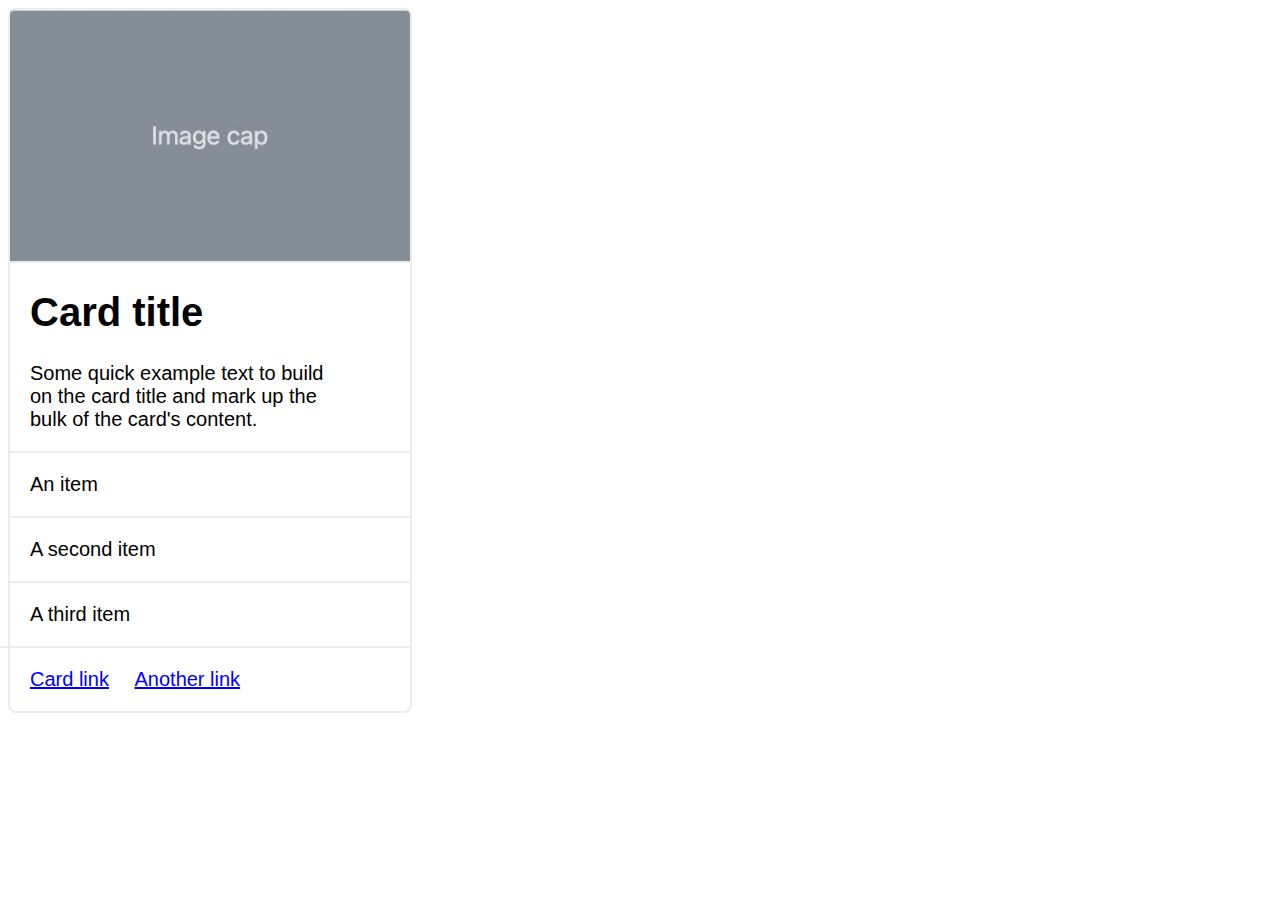
<file: esercizio_5/index.html>
<!DOCTYPE html>
<html lang="en">
<head>
    <meta charset="UTF-8">
    <meta http-equiv="X-UA-Compatible" content="IE=edge">
    <meta name="viewport" content="width=device-width, initial-scale=1.0">
    <title>ESERCIZIO 9</title>
    <link href="style.css" rel="stylesheet" type="text/css">
</head>
<body>
    <main>
        <article>
            <img src="image.jpg" alt="foto prova">
            <div>
                <h1>Card title</h1>
                <p>Some quick example text to build<br>
                   on the card title and mark up the<br>
                   bulk of the card's content.
                </p>
            </div>
            <div>
                <p>An item</p>
            </div>
            <div>
                <p>A second item</p>
            </div>
            <div>
                <p>A third item</p>
            </div>
            <div class="footer">
                <p>
                    <a href="#">Card link</a>
                    <a href="#">Another link</a>
                </p>
            </div>
        </article>
    </main>
</body>
</html>
</file>
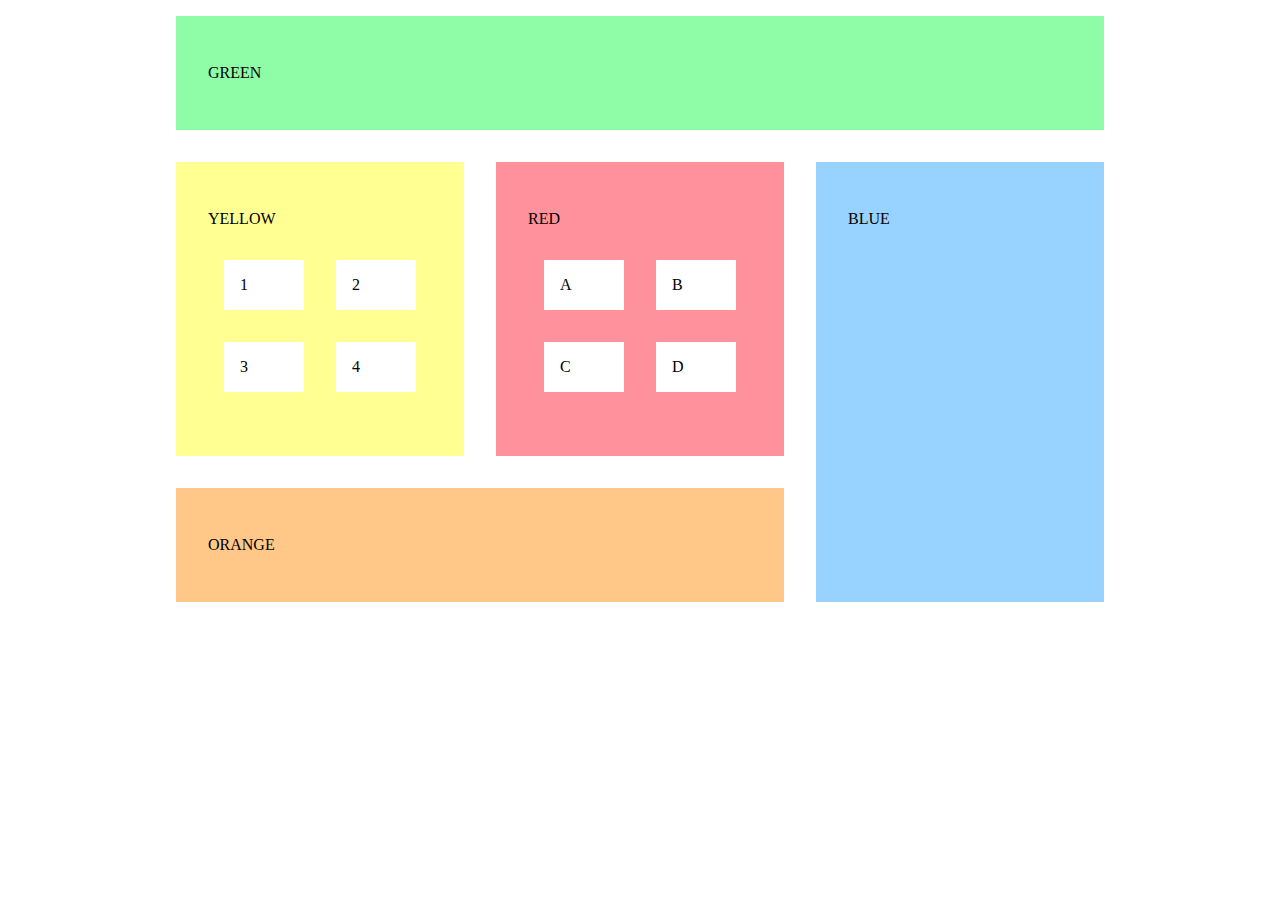
<file: esercizio_7/index.html>
<!DOCTYPE html>
<html lang="en">

<head>
  <meta charset="UTF-8">
  <meta http-equiv="X-UA-Compatible" content="IE=edge">
  <meta name="viewport" content="width=device-width, initial-scale=1.0">
  <title>Blocks</title>
  <link rel="stylesheet" href="start.css">
  <link rel="stylesheet" href="style.css">
</head>

<body>
  <section id="green">
    <p>GREEN</p>
  </section>
  <section id="yellow">
    <p>YELLOW</p>
    <ul>
      <li>1</li>
      <li>2</li>
      <li>3</li>
      <li>4</li>
    </ul>
  </section>
  <section id="orange">
    <p>ORANGE</p>
  </section>
  <section id="red">
    <p>RED</p>
    <ul>
      <li>A</li>
      <li>B</li>
      <li>C</li>
      <li>D</li>
    </ul>
  </section>
  <section id="blue">
    <p>BLUE</p>
  </section>
</body>

</html>
</file>
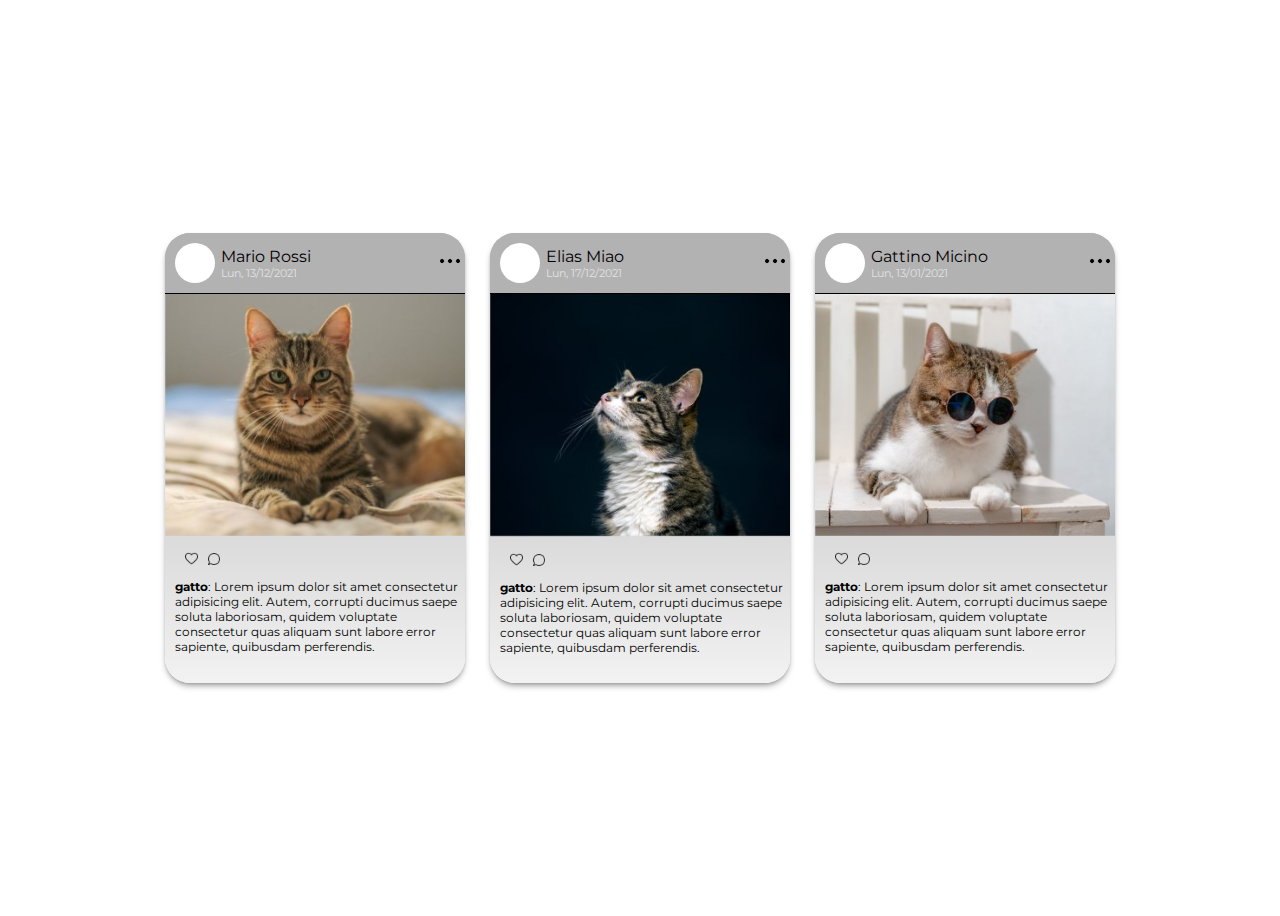
<file: esercizio_9/index.html>
<!DOCTYPE html>
<html lang="en">
  <head>
    <meta charset="UTF-8" />
    <meta http-equiv="X-UA-Compatible" content="IE=edge" />
    <meta name="viewport" content="width=device-width, initial-scale=1.0" />
    <title>Document</title>
    <link rel="stylesheet" href="style.css" />
  </head>
  <body>
    <main>
      <section>
        <div class="first">
          <div class="header">
            <div class="circle"></div>
            <div class="name_date">
              <div class="name">Mario Rossi</div>
              <div class="date">Lun, 13/12/2021</div>
            </div>
            <div class="dots">
              <img src="./assets/puntini.png" alt="puntini di sospensione" />
            </div>
          </div>
          <div class="img">
            <img src="./assets/mario-rossi.png" alt="foto gatto" />
          </div>
          <div class="footer">
            <div class="icons">
              <div class="heart">
                <img src="./assets/heart.png" alt="cuore" />
              </div>
              <div class="comment">
                <img src="./assets/comment.png" alt="commento" />
              </div>
            </div>
            <div class="paragraph">
              <strong>gatto</strong>: Lorem ipsum dolor sit amet consectetur
              adipisicing elit. Autem, corrupti ducimus saepe soluta laboriosam,
              quidem voluptate consectetur quas aliquam sunt labore error
              sapiente, quibusdam perferendis.
            </div>
          </div>
        </div>
        <div class="second">
          <div class="header">
            <div class="circle"></div>
            <div class="name_date">
              <div class="name">Elias Miao</div>
              <div class="date">Lun, 17/12/2021</div>
            </div>
            <div class="dots">
              <img src="./assets/puntini.png" alt="puntini di sospensione" />
            </div>
          </div>
          <div class="img">
            <img src="./assets/elis-miao.png" alt="foto gatto" />
          </div>
          <div class="footer">
            <div class="icons">
              <div class="heart">
                <img src="./assets/heart.png" alt="cuore" />
              </div>
              <div class="comment">
                <img src="./assets/comment.png" alt="commento" />
              </div>
            </div>
            <div class="paragraph">
              <strong>gatto</strong>: Lorem ipsum dolor sit amet consectetur
              adipisicing elit. Autem, corrupti ducimus saepe soluta laboriosam,
              quidem voluptate consectetur quas aliquam sunt labore error
              sapiente, quibusdam perferendis.
            </div>
          </div>
        </div>
        <div class="third">
          <div class="header">
            <div class="circle"></div>
            <div class="name_date">
              <div class="name">Gattino Micino</div>
              <div class="date">Lun, 13/01/2021</div>
            </div>
            <div class="dots">
              <img src="./assets/puntini.png" alt="puntini di sospensione" />
            </div>
          </div>
          <div class="img">
            <img src="./assets/gattino-micino.png" alt="foto gatto" />
          </div>
          <div class="footer">
            <div class="icons">
              <div class="heart">
                <img src="./assets/heart.png" alt="cuore" />
              </div>
              <div class="comment">
                <img src="./assets/comment.png" alt="commento" />
              </div>
            </div>
            <div class="paragraph">
              <strong>gatto</strong>: Lorem ipsum dolor sit amet consectetur
              adipisicing elit. Autem, corrupti ducimus saepe soluta laboriosam,
              quidem voluptate consectetur quas aliquam sunt labore error
              sapiente, quibusdam perferendis.
            </div>
          </div>
        </div>
      </section>
    </main>
  </body>
</html>
</file>
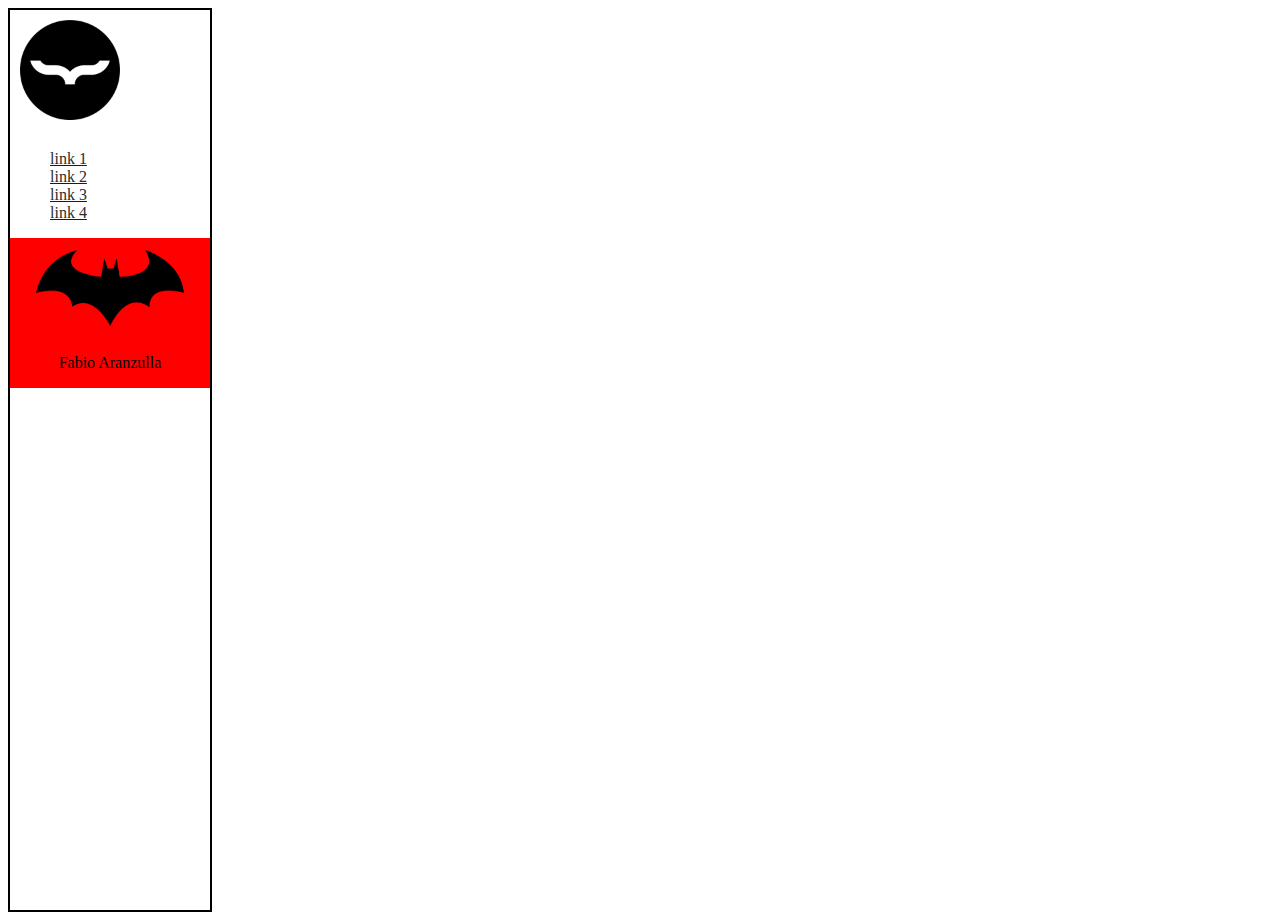
<file: flexbox/index.html>
<!DOCTYPE html>
<html>

<head>
    <meta http-equiv="X-UA-Compatible" content="IE=edge" />
    <meta charset="utf-8" />
    <meta name="viewport" content="width=device-width, initial-scale=1.0, maximum-scale=1.0, user-scalable=no" />
    <title>Lezione CSS</title>
    <style>
        aside {
            display: flex;
            flex-direction: column;
            width: 200px;
            height: 100vh;
            border: 2px solid black;
        }

        header>img {
            width: 100px;
            height: 100px;
            padding: 10px;
        }

        ul li {
            color: #2b2b2b;
            list-style-type: none;
        }

        li:hover {
            color: yellow;
            transition-duration: 0.3s;
        }

        .footer {
            display: flex;
            flex-direction: column; 
            align-items: center;  
            background-color: red;
        }

        footer>img{
            width: 150px;
            height: 100px;
        }

    </style>
</head>

<body>
    <aside>
        <header>
            <img src="develhope.png" alt="logo develhope">
        </header>
        <nav>
            <ul>
                <a href="#"><li>link 1</li></a>
                <a href="#"><li>link 2</li></a>
                <a href="#"><li>link 3</li></a>
                <a href="#"><li>link 4</li></a>
            </ul>
        </nav>
        <footer class="footer">
            <img src="logo.png" alt="logo">
            <p>Fabio Aranzulla</p>
        </footer>

    </aside>
    
</body>

</html>
</file>
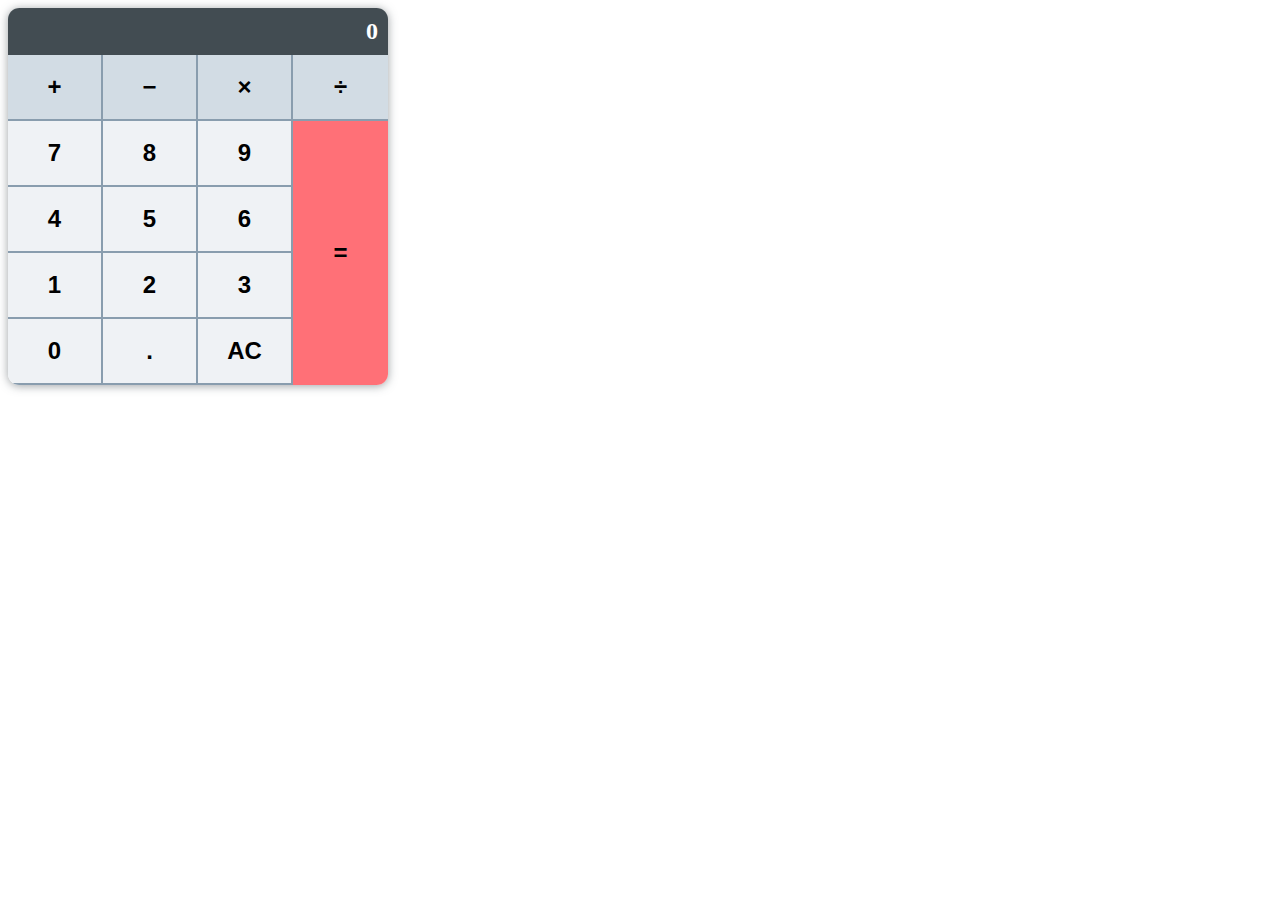
<file: grid/index.html>
<!DOCTYPE html>
<html lang="en">
<head>
  <meta charset="UTF-8">
  <meta http-equiv="X-UA-Compatible" content="IE=edge">
  <meta name="viewport" content="width=device-width, initial-scale=1.0">
  <title>Document</title>
  <link href="style.css" rel="stylesheet" type="text/css">
</head>
<body>
  <main>
    <div class="container">
      <div class="result">0</div>
      <div class="calco">
        <button class="simbol">&plus;</button>
        <button class="simbol">&minus;</button>
        <button class="simbol">&times</button>
        <button class="simbol" id="right">&divide</button>
        <button class="number">7</button>
        <button class="number">8</button>
        <button class="number">9</button>
        <button class="number">4</button>
        <button class="number">5</button>
        <button class="number">6</button>
        <button class="number">1</button>
        <button class="number">2</button>
        <button class="number">3</button>
        <button class="number">0</button>
        <button class="number">.</button>
        <button class="number">AC</button>
        <button class="equal">=</button>
      </div>
    </div>
  </main> 
</body>
</html>
</file>
<file: esercizio_5/style.css>
html {
    font-family: Arial, Helvetica, sans-serif;
    font-size: 20px;
}

article {
    display: flex;
    flex-direction: column;
    border: 1px solid grey;
    width: 400px;
    border-radius: 8px;
    border: 2px solid #ECECEC;
}

div {
    border: 2px solid #ECECEC;
    border-left: none;
    border-right: none;
    border-bottom: none;
}

img {
    max-width: 100%; 
}

h1,
p,
a {
    margin-left: 20px;
}

a {
    color: blue;
}

.footer {
    margin-left: -20px;
}
</file>
<file: esercizio_7/start.css>
body {
    display: grid;
    grid-template-columns: repeat(3,1fr);  
}

ul {
    display: grid;
    grid-template-columns: repeat(2,1fr);
}

#green {
    grid-column: 1 / 4;
    grid-row: 1 / 2;
    
  }
  
  #orange {
    grid-column: 1 / 3;
    grid-row: 3 / 4;
    
  }
  
  #yellow {
    grid-column: 1 / 2;
    grid-row: 2 / 3;
  }
  
  #red {
    grid-column: 2;
  }
  
  #blue {
    grid-row: 2 / 4; 
  }
</file>
<file: esercizio_7/style.css>
body {
  width: 60em;
  margin: 0 auto;
}

section {
  padding: 2em;
  margin: 1em;
}

#green {
  background-color: #8ffda7;
}

#orange {
  background-color: #ffc788;
}

#yellow {
  background-color: #ffff92;
}

#red {
  background-color: #ff919c;
}

#blue {
  background-color: #98d2ff;
}

ul {
  padding: 0;
}

li {
  background-color: white;
  padding: 1em;
  display: block;
  margin: 1em;
}
</file>
<file: esercizio_9/style.css>
@import url("https://fonts.googleapis.com/css2?family=Montserrat:ital,wght@0,100;0,200;0,300;0,400;0,500;0,600;0,700;0,800;0,900;1,100;1,200;1,300;1,400;1,500;1,600;1,700;1,800;1,900&display=swap");

main {
  height: 100vh;
  font-family: "Montserrat";
}

section {
  display: flex;
  justify-content: center;
  align-items: center;
  gap: 25px;
  height: 100vh;
}

.first,
.second,
.third {
  display: flex;
  flex-direction: column;
  width: 300px;
  height: 450px;
  border-radius: 25px;
  background: linear-gradient(
    180deg,
    rgba(170, 170, 170, 1) 0%,
    rgba(242, 242, 242, 1) 100%
  );
  box-shadow: 0 4px 6px -1px rgb(0 0 0 / 0.3), 0 2px 4px -2px rgb(0 0 0 / 0.3);
}

.header {
  display: flex;
  align-items: center;
  border-bottom: 1px solid black;
  height: 15%;
  width: 100%;
  background-color: #b3b2b3;
  /* background: linear-gradient(to right, rgba(191,191,191,1) 0%, rgba(214,214,214,1) 100%); */
  border-radius: 25px 25px 0px 0px;
}

.name_date {
  display: flex;
  flex-direction: column;
  margin-left: 6px;
}

.circle {
  width: 40px;
  height: 40px;
  border-radius: 50%;
  background: white;
  margin: 10px 0px 10px 10px;
}

.date {
  font-size: 11px;
  color: rgb(226, 226, 226);
}

.dots {
  margin-left: auto;
  margin-right: 5px;
}

.dots > img {
  width: 20px;
  height: 20px;
}

.img {
  height: 55%;
}

.img > img {
  width: 100%;
  object-fit: cover;
}

.footer {
  gap: 10px;
  height: 100%;
  width: 100%;
  border-radius: 0px 0px 25px 25px;
}

.icons {
  display: flex;
  gap: 10px;
  align-items: center;
  margin: 10px 0px 0px 20px;
}

.comment img {
  width: 12px;
  height: 12px;
}

.heart img {
  width: 13px;
  height: 13px;
}

.paragraph {
  font-size: 12px;
  margin-top: 10px;
  margin-left: 10px;
}

@media screen and (max-width: 768px) {
  section {
    flex-wrap: wrap;
  }
}

@media screen and (max-width: 375px) {
  section {
    flex-wrap: wrap;
  }
}
</file>
<file: grid/style.css>
:root {
    --font-size: 24px;
    --font-weight: bold;
    --border: 2px solid rgb(137, 157, 174);
}

.container{
    border-radius: 10px;
    border-radius: 3%;
    overflow: hidden;
    width: 380px;
    font-size: var(--font-size);
    box-shadow: 0 1px 10px #424c5286;
}

.calco {
    display: grid;
    grid-template-columns: repeat(4,1fr);
    grid-template-rows: repeat(5,1fr);  
}

.result {
    font-size: var(--font-size);
    font-weight: var(--font-weight);
    background-color: #424c52;
    color: #fff;
    padding: 10px;
    text-align: end;
}

.simbol {
    font-size: var(--font-size);
    font-weight: var(--font-weight);
    background-color: #d2dce4;
    padding: 18px;
    border: var(--border);
    background-color: #d2dce4;
    border-top: none;
    border-left: none;
    cursor: pointer;
}

#right {
    border-right: none;
}

.number {   
    font-size: var(--font-size);
    font-weight: var(--font-weight);
    background-color: #eff2f5;
    border: var(--border);
    border-left: none;
    border-top: none;
    cursor: pointer;
}

.equal {
    font-size: var(--font-size);
    font-weight: var(--font-weight);
    grid-column: 4;
    grid-row: 2 / 6;
    background-color: #ff7077;
    cursor: pointer;
    border: var(--border);
    border-bottom: none;
    border-left: none;
    border-top: none;
    border-right: none;
}

button:active {
    background-color: rgb(179, 177, 177);
}
</file>
